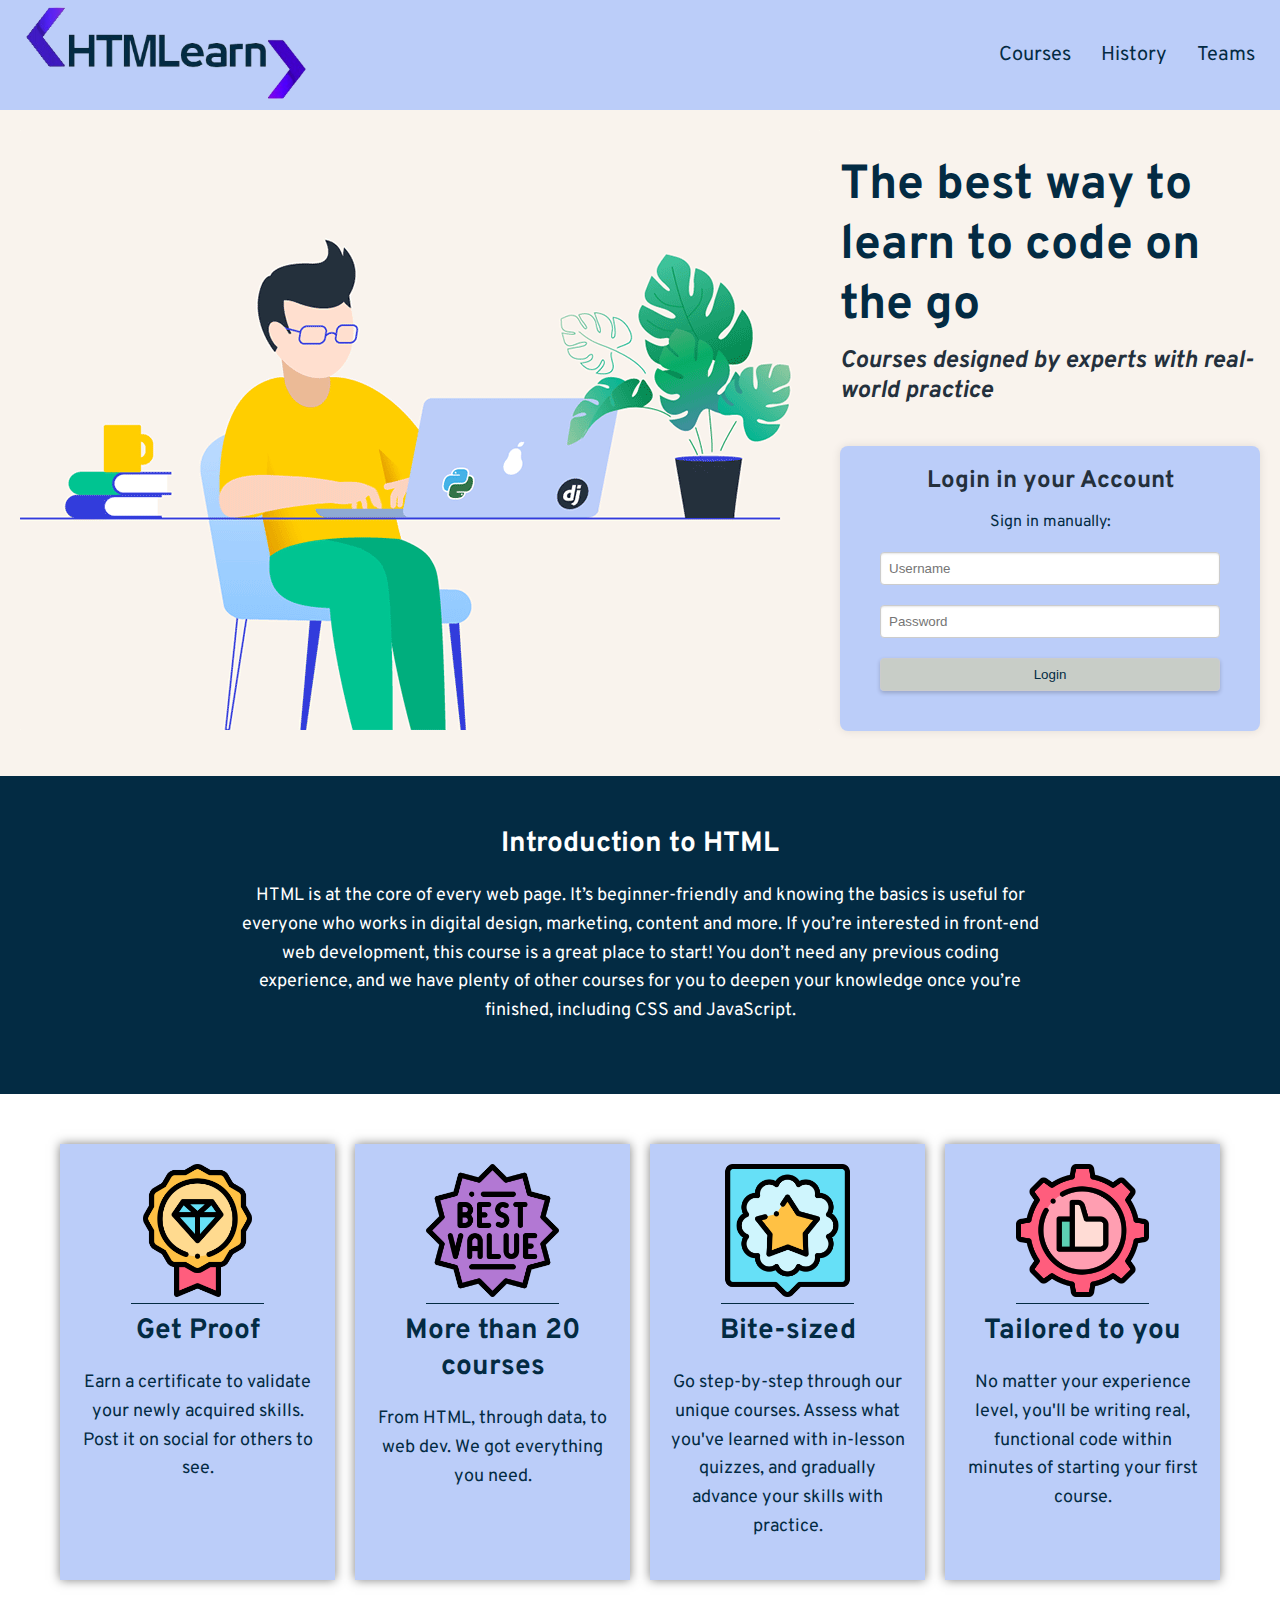
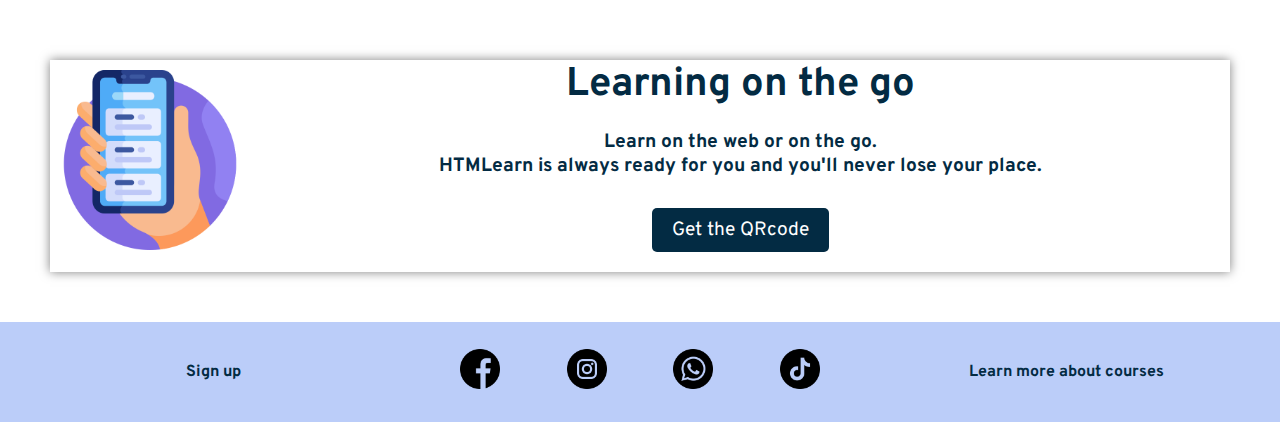
<file: index.html>
<!DOCTYPE html>
<html> 
    <head>
        <meta name="viewport" content="width=device-width, initial-scale=1.0"> <!--questo tag aiuta a creare un'esperienza di visualizzazione ottimizzata su dispositivi mobili, consentendo al tuo sito web di adattarsi correttamente alle diverse dimensioni dei dispositivi-->
        <link href="style.css" rel="stylesheet">

        <title> Learn to Code </title>
        <link rel="icon" type="image/x-icon" href="favicon.ico" />

        <link rel="preconnect" href="https://fonts.googleapis.com">
        <link rel="preconnect" href="https://fonts.gstatic.com" crossorigin>
        <link href="https://fonts.googleapis.com/css2?family=Overpass:ital,wght@0,400;0,500;0,900;1,400&display=swap" rel="stylesheet">
    
        <script>
            /* header and sidenav for mobile*/
            document.addEventListener('DOMContentLoaded', function () {
                const burgerBtn = document.querySelector('.burger-btn');
                const navLinks = document.querySelector('.nav-links');
            
                 // Adding a click event listener to the burger button
                burgerBtn.addEventListener('click', function () {
                    navLinks.classList.toggle('show');
                });
            });
        </script>
    </head>
    
    <body>
        <div id="header">  
            <div class="logo-wrapper"> 
                <a href="index.html"> <img id="logo" src="IMAGES\LOGO_1.png" alt="Logo" height="130px"> </a> 
            </div>
                
            <nav>
                <ul class="nav-links">
                        <li class="close-btn"><a href="index.html">X</a></li>
                        <li><a href="page2.html">Courses</a></li>
                        <li><a href="page3.html">History</a></li>
                        <li><a href="https://www.linkedin.com/feed/" target="_blank">Teams</a></li>
                </ul>

                <div class="burger-btn">&#9776;</div>
            </nav>

        </div>

                    
        <!--content-->
        <div id="content_1">

            <!-- colonna sinistra-->
            <div class="col-sx">    
                    <img src="IMAGES\HOME\python-cover.gif" alt="Developer animation"> 
            </div>
            
            <!--colonna destra-->
            <div class="col-dx">
                    <h1 id="title">The best way to learn to code on the go</h1>
                    <h2 id="subtitle"> Courses designed by experts with real-world practice </h2>

                    <!-- Modulo di login -->
                    <div class="cover-logging">
                        <form action="/action_page.php">
                            <h2>Login in your Account</h2>
                                                      
                            <div class="col-loggin">
                                <p>Sign in manually:</p>
                            
                                <input type="text" name="username" placeholder="Username" required>
                                <input type="password" name="password" placeholder="Password" required>
                                <input type="submit" value="Login">
                                
                            </div>
                        </form>
                    </div>

            </div>
        
        </div>
    
    

        <div id="content_2">
            <div class="container-text">                
                <h3>Introduction to HTML</h3>

                <p> HTML is at the core of every web page. 
                    It’s beginner-friendly and knowing the basics is useful for everyone who works in digital design, marketing, content and more. 
                    If you’re interested in front-end web development, this course is a great place to start! You don’t need any previous coding experience, and we have plenty of other courses for you to deepen your knowledge once you’re finished, including CSS and JavaScript.
                </p>
                
            </div>
        </div>

        <div id="content_4" class="launching-cards"> 
            <div class="launching-cards-wrapper">
                <div class="card">
                    <a herf="https://www.unibo.it/it/"> 
                        <img src="IMAGES\HOME\best-quality.png" alt height="133" width="133" loading="lazy">
                        <div class="title">
                            <h3> Get Proof </h3>
                        </div>
                        <p> Earn a certificate to validate your newly acquired skills. Post it on social for others to see.
                        </p>
                    </a>
                </div>
                <div class="card">
                    <a herf="https://www.unibo.it/it/"> 
                        <img src="IMAGES\HOME\best-value.png" alt height="133" width="133" loading="lazy">
                        <div class="title">
                            <h3> More than 20 courses </h3>
                        </div>
                        <p> From HTML, through data, to web dev. We got everything you need.
                        </p>
                    </a>
                </div>
                <div class="card">
                    <a herf="https://www.unibo.it/it/"> 
                        <img src="IMAGES\HOME\featured.png" alt height="133" width="133" loading="lazy">
                        <div class="title">
                            <h3> Bite-sized </h3>
                        </div>
                        <p> Go step-by-step through our unique courses. Assess what you've learned with in-lesson quizzes, and gradually advance your skills with practice.
                        </p>
                    </a>
                </div>
                <div class="card">
                    <a herf="https://www.unibo.it/it/"> 
                        <img src="IMAGES\HOME\easy-maintenance.png" alt height="133" width="133" loading="lazy">
                        <div class="title">
                            <h3> Tailored to you </h3>
                        </div>
                        <p> No matter your experience level, you'll be writing real, functional code within minutes of starting your first course.
                        </p>
                    </a>
                </div>
            </div>
        </div>

    
       

        <div id="content_5" >
            <div class="learning-on-the-go">

                <!-- colonna sinistra-->
                <div class="col-sx" id="content_5_sx">
                    <img src="IMAGES\HOME\smartphone.png" alt >
                </div>

                <!--colonna destra-->
                <div class="col-dx">
                    <h3>Learning on the go</h3>
                    <h4>Learn on the web or on the go. <br> HTMLearn is always ready for you and you'll never lose your place.</h4>

                </div>

                <a href="https://appinventor.mit.edu/">Get the QRcode</a>

            </div>
        </div>

        

        
    <!-- footer -->
        <div id="footer_wrapper">
            <div class="footer_div">
				<a href="index.html"> <h4>Sign up</h4> </a>
			</div>

            <div class="footer_div">
				<div id="social">
					<div class="social-icon"> <a href="https://www.facebook.com/" target="_blank"> <img src="IMAGES/facebook.png" alt="facebook" height="40px"> </a> </div>
					<div class="social-icon"> <a href="https://www.instagram.com/" target="_blank"> <img src="IMAGES/instagram.png" alt="instagram" height="40px"> </a> </div>
					<div class="social-icon"> <a href="https://web.whatsapp.com/" target="_blank"> <img src="IMAGES/whatsapp.png" alt="whatsapp" height="40px"> </a> </div>
					<div class="social-icon"> <a href="https://www.tiktok.com/login?redirect_url=https%3A%2F%2Fwww.tiktok.com%2F&lang=en&enter_method=mandatory" target="_blank"> <img src="IMAGES/tiktok.png" alt="tiktok" height="40px"> </a> </div>
				</div>
			</div>
			
            <div class="footer_div">
				<a href="page2.html"><h4>Learn more about courses</h4></a>
			</div>
        </div>
    
      
    
</body>
</html>
</file>
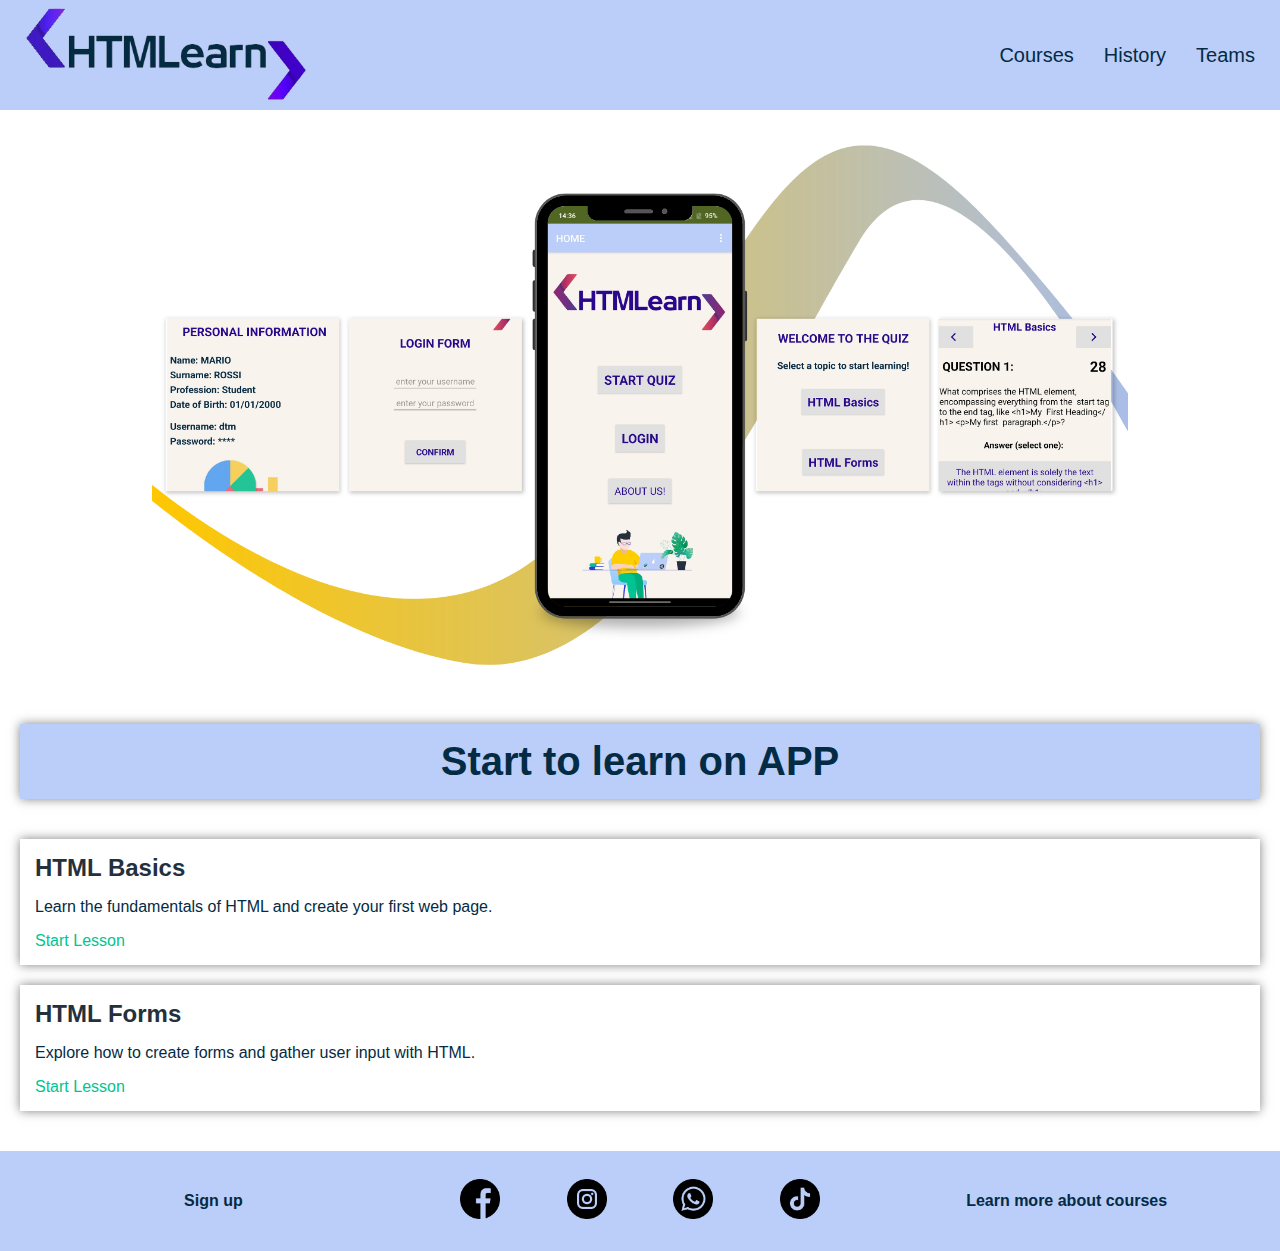
<file: page2.html>
<!DOCTYPE html>
<html> 
    <head>
        <meta name="viewport" content="width=device-width, initial-scale=1.0"> <!--questo tag aiuta a creare un'esperienza di visualizzazione ottimizzata su dispositivi mobili, consentendo al tuo sito web di adattarsi correttamente alle diverse dimensioni dei dispositivi-->
        <link href="style.css" rel="stylesheet">

        <title> Learn to Code </title>
        <link rel="icon" type="image/x-icon" href="favicon.ico" />
    
        <script>
            /* header and sidenav for mobile*/

            document.addEventListener('DOMContentLoaded', function () {
                const burgerBtn = document.querySelector('.burger-btn');
                const navLinks = document.querySelector('.nav-links');
            
                 // Adding a click event listener to the burger button
                burgerBtn.addEventListener('click', function () {
                    navLinks.classList.toggle('show');
                });
                
            });


        </script>
    </head>
    
    <body>
        <div id="header">  
            <div class="logo-wrapper"> 
                <a href="index.html"> <img id="logo" src="IMAGES\LOGO_1.png" alt="Logo" height="130px"> </a> 
            </div>
                
            <nav>
                <ul class="nav-links">
                        <li class="close-btn"><a href="page2.html">X</a></li>
                        <li class="close-btn"><a href="index.html">Home</a></li>
                        <li><a href="page2.html">Courses</a></li>
                        <li><a href="page3.html">History</a></li>
                        <li><a href="https://www.linkedin.com/feed/" target="_blank">Teams</a></li>
                </ul>

                <div class="burger-btn">&#9776;</div>
            </nav>

       

        </div>


        <!--content-->
        <div id="courses-container">
            <div id="cover-image2">    
                <img src="IMAGES\COURSES\COVER PAGE 2 - APP.png" alt="Application"> 
            </div>
        </div>

        <div id="content-page2">
            <h3>Start to learn on APP</h3>
        </div>

        <div class="main-content">
            <article class="lesson">
                <h2>HTML Basics</h2>
                <p>Learn the fundamentals of HTML and create your first web page.</p>
                <a href="#">Start Lesson</a>
            </article>
    
            <article class="lesson">
                <h2>HTML Forms</h2>
                <p>Explore how to create forms and gather user input with HTML.</p>
                <a href="#">Start Lesson</a>
            </article>
        </div>
        

        <!-- footer -->
        <div id="footer_wrapper">
            <div class="footer_div">
				<a href="index.html"> <h4>Sign up</h4> </a>
			</div>

            <div class="footer_div">
				<div id="social">
					<div class="social-icon"> <a href="https://www.facebook.com/" target="_blank"> 
                        <img src="IMAGES/facebook.png" alt="facebook" height="40px"> </a> </div>
					<div class="social-icon"> <a href="https://www.instagram.com/" target="_blank"> 
                        <img src="IMAGES/instagram.png" alt="instagram" height="40px"> </a> </div>
					<div class="social-icon"> <a href="https://web.whatsapp.com/" target="_blank"> 
                        <img src="IMAGES/whatsapp.png" alt="whatsapp" height="40px"> </a> </div>
					<div class="social-icon"> <a href="https://www.tiktok.com/login?redirect_url=https%3A%2F%2Fwww.tiktok.com%2F&lang=en&enter_method=mandatory" target="_blank"> 
                        <img src="IMAGES/tiktok.png" alt="tiktok" height="40px"> </a> </div>
				</div>
			</div>
			
            <div class="footer_div">
				<a href="page2.html"><h4>Learn more about courses</h4></a>
			</div>
        </div>
    

    </body>
</html>
</file>
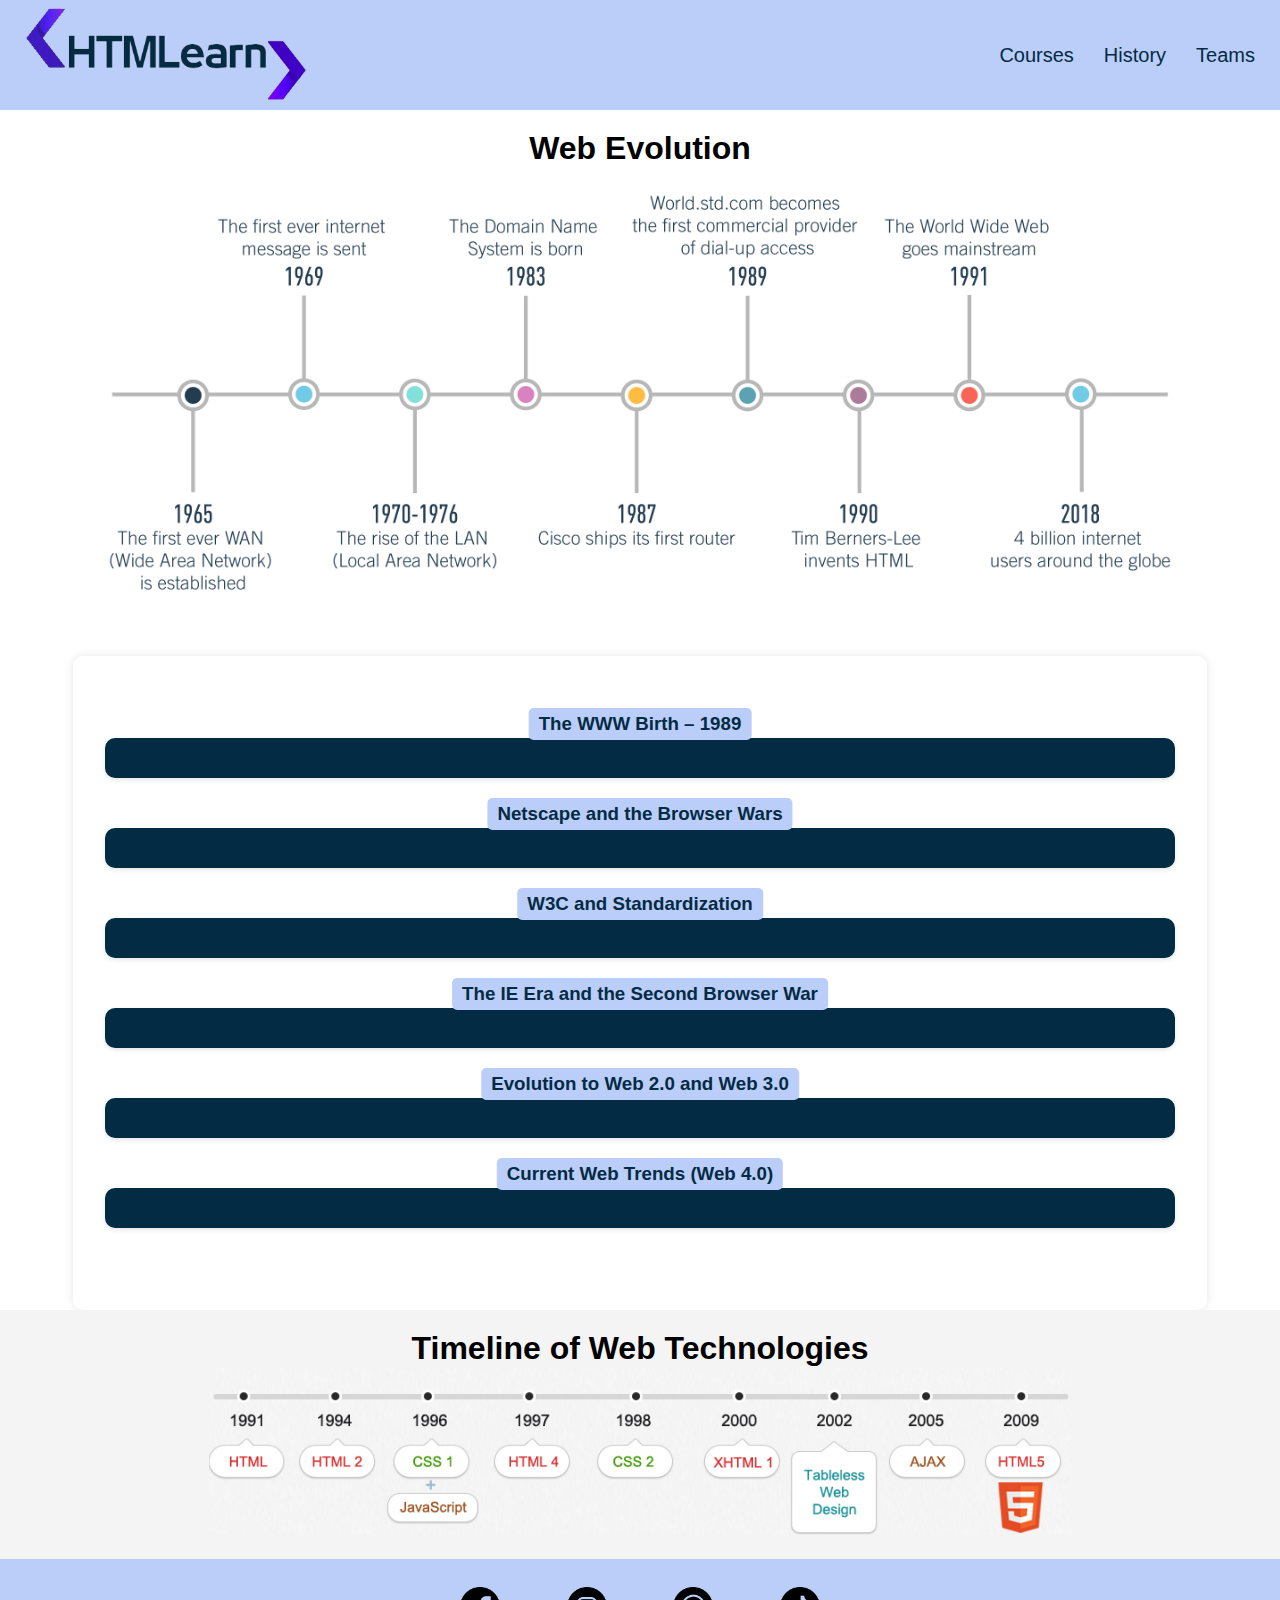
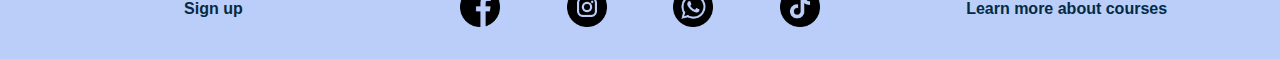
<file: page3.html>
<!DOCTYPE html>
<html> 
    <head>
        <meta name="viewport" content="width=device-width, initial-scale=1.0"> <!--questo tag aiuta a creare un'esperienza di visualizzazione ottimizzata su dispositivi mobili, consentendo al tuo sito web di adattarsi correttamente alle diverse dimensioni dei dispositivi-->
        <link href="style.css" rel="stylesheet">

        <title> Learn to Code </title>
        <link rel="icon" type="image/x-icon" href="favicon.ico" />
    
        <script>
            /* header and sidenav for mobile*/

            document.addEventListener('DOMContentLoaded', function () {
                const burgerBtn = document.querySelector('.burger-btn');
                const navLinks = document.querySelector('.nav-links');
            
                 // Adding a click event listener to the burger button
                burgerBtn.addEventListener('click', function () {
                    navLinks.classList.toggle('show');
                });
                
            });

            /* section */

                function toggleContent(element) {
                    element.classList.toggle("expanded");
        
                    var content = element.querySelector('.content');
                    if (element.classList.contains("expanded")) {
                        content.style.maxHeight = content.scrollHeight + "px";
                    } else {
                        content.style.maxHeight = null;
                    }
                }


        </script>
    </head>
    
    <body>
        <div id="header">  
            <div class="logo-wrapper"> 
                <a href="index.html"> <img id="logo" src="IMAGES\LOGO_1.png" alt="Logo" height="130px"> </a> 
            </div>
                
            <nav>
                <ul class="nav-links">
                        <li class="close-btn"><a href="page3.html">X</a></li>
                        <li class="close-btn"><a href="index.html">Home</a></li>
                        <li><a href="page2.html">Courses</a></li>
                        <li><a href="page3.html">History</a></li>
                        <li><a href="https://www.linkedin.com/feed/" target="_blank">Teams</a></li>
                </ul>

                <div class="burger-btn">&#9776;</div>
            </nav>

       

        </div>

        <div class="around-section">
            <h1>Web Evolution</h1>

            <div class="history-img">
                <img src="IMAGES\HISTORY\WEB-timeline.png" alt="Timeline web">
            </div>
        </div>

        <section>
            <div class="timeline">
                <div class="timeline-dot"></div>
                <div class="timeline-item" onclick="toggleContent(this)">
                    <h3>The WWW Birth – 1989</h3>
                    <div class="content">
                        <p>
                            The internet had its beginnings in 1969, emerging just two months after the historic moon landing with the creation of the prototype Arpanet. 
                            However, it wasn't until 1989 that Tim Berners-Lee and Robert Cailliau, while at CERN in Geneva, conceptualized a system for sharing scientific papers using HTML and SGML. 
                            Despite being an ingenious concept, it didn't gain widespread adoption initially. 
                            In 1991, their unveiling of the first WWW prototype at a Hypertext conference faced little success.
                        </p>
                    </div>
                </div>
    
            <div class="timeline-dot"></div>
                <div class="timeline-item" onclick="toggleContent(this)">
                    <h3>Netscape and the Browser Wars</h3>
                    <div class="content">
                        <p>                            
                            In 1994, Netscape unveiled Netscape Communicator, a groundbreaking browser with innovative features. 
                            The following year, Microsoft launched "Internet Explorer," sparking a competition between the two giants, each striving to sway users with updated functionalities like "blinking words" and "scrolling text." 
                            Authors faced the dilemma of choosing which browser to code in to showcase these effects. By 1998, the browser battle concluded with Internet Explorer emerging as the victor. 
                            However, newer contenders like Firefox and Chrome have since entered the market, diversifying user choices. 
                        </p>
                    </div>
            </div>

            <div class="timeline-dot"></div>
                <div class="timeline-item" onclick="toggleContent(this)">
                    <h3>W3C and Standardization</h3>
                    <div class="content">
                        <p>
                            Tim Berners-Lee spearheaded the creation of W3C, aimed at advancing and standardizing the development of Web technologies. 
                            Amidst the Netscape and Microsoft rivalry, W3C played a pivotal role by facilitating discussions and reaching agreements to incorporate HTML features introduced by both companies. 
                            Since then, W3C has taken the helm in defining crucial Web standards like URI, HTTP, CSS, XML, and related technologies. 
                            Additionally, it has championed Web accessibility, catering to users with disabilities who rely on assistive technologies.
                        </p>
                    </div>
            </div>

            <div class="timeline-dot"></div>
                <div class="timeline-item" onclick="toggleContent(this)">
                    <h3>The IE Era and the Second Browser War</h3>
                    <div class="content">
                        <p>     
                            Microsoft released Internet Explorer 6.0 in September 2001, celebrated for its speed, adherence to standards, and strong support. 
                            However, between 2006 and 2012, only four versions similar to IE 6.0 were launched without substantial innovations or full compliance with W3C guidelines. 
                            As newer free and open-source browsers emerged in 2004, boasting innovation and better adherence to standards, a browser war ensued. 
                            IE lost its dominance, retained mainly for website testing by developers. 
                            Microsoft, focusing less on browser development, declined to join the WHAT working group in 2004, relinquishing leadership. 
                            Apple, Firefox, and Opera spearheaded discussions on browsers, while in 2008, Google introduced Chrome. By 2012, Chrome surpassed IE in popularity. 
                            This shift coincided with the rise of browsers on tablets and smartphones, reshaping the landscape.
                        </p>
                    </div>
            </div>

            <div class="timeline-dot"></div>
                <div class="timeline-item" onclick="toggleContent(this)">
                    <h3>Evolution to Web 2.0 and Web 3.0</h3>
                    <div class="content">
                        <p>
                            The evolution from Web 2.0 to Web 3.0 marks a transformative journey in the realm of the internet. 
                            Web 2.0, characterized by user-generated content, social media, and interactive online experiences, facilitated a shift from static web pages to dynamic platforms. 
                            As technology progressed, Web 3.0 emerged as the next phase, introducing a more intelligent and interconnected web. 
                            Web 3.0 aims to harness technologies like artificial intelligence, blockchain, and the semantic web to create a decentralized and more personalized online environment. 
                            It emphasizes data ownership, privacy, and the ability of machines to understand and interpret information. 
                            This evolution signifies a move towards a more sophisticated, context-aware, and user-centric internet experience, where data is not only shared but also securely managed and utilized in innovative ways.
                        </p>
                    </div>
            </div>

            <div class="timeline-dot"></div>
                <div class="timeline-item" onclick="toggleContent(this)">
                    <h3>Current Web Trends (Web 4.0)</h3>
                    <div class="content">
                        <p> Progressive Web Apps (PWAs) continue to gain popularity, offering a seamless mobile-like experience on web browsers. 
                            Dark mode design, providing a visually comfortable interface, has become prevalent across websites and applications. 
                            Additionally, there's a growing emphasis on web accessibility, ensuring that websites are inclusive and usable for people with disabilities. 
                            Single Page Applications (SPAs) using frameworks like React and Vue.js are widely adopted for their efficiency in delivering dynamic and responsive user interfaces. 
                            E-commerce and online services have seen a surge, accelerated by the global shift towards digital interactions. 
                            Moreover, the rise of WebAssembly enhances web performance by enabling the execution of high-performance languages in the browser.
                        </p>
                    </div>
            </div>
        
            </div>

        </section>

        <div class="around-section" id="after-section">
            <h1>Timeline of Web Technologies</h1>

            <div class="history-img">
                <img src="IMAGES\HISTORY\html-timeline.png" alt="Timeline html">
            </div>
        </div>
    
        
        

        <!-- footer -->
        <div id="footer_wrapper">
            <div class="footer_div">
				<a href="index.html"> <h4>Sign up</h4> </a>
			</div>

            <div class="footer_div">
				<div id="social">
					<div class="social-icon"> <a href="https://www.facebook.com/" target="_blank"> <img src="IMAGES/facebook.png" alt="facebook" height="40px"> </a> </div>
					<div class="social-icon"> <a href="https://www.instagram.com/" target="_blank"> <img src="IMAGES/instagram.png" alt="instagram" height="40px"> </a> </div>
					<div class="social-icon"> <a href="https://web.whatsapp.com/" target="_blank"> <img src="IMAGES/whatsapp.png" alt="whatsapp" height="40px"> </a> </div>
					<div class="social-icon"> <a href="https://www.tiktok.com/login?redirect_url=https%3A%2F%2Fwww.tiktok.com%2F&lang=en&enter_method=mandatory" target="_blank"> <img src="IMAGES/tiktok.png" alt="tiktok" height="40px"> </a> </div>
				</div>
			</div>
			
            <div class="footer_div">
				<a href="page2.html"><h4>Learn more about courses</h4></a>
			</div>
        </div>
    

    </body>
</html>
</file>
<file: style.css>
/*BODY style*/

body {
    padding: 0;
    margin: 0;
    box-sizing: border-box; /* padding e bordo inclusi nella w/h degli elementi*/
    font-family: 'Overpass', sans-serif;
}

body, main, div, footer, h1, h2, h3, h4, h5, h6, header, li, nav, ol, ul {
    margin: 0;
    padding: 0;
    border: 0;
}



/*HEADER style*/
#header { 
    background-color: rgb(187,205,249);     color: rgb(3, 43, 67);
    padding: 10px;     height: 90px; 
    display: flex;    justify-content: space-between;    align-items: center; }

nav {     display: flex;     align-items: center; }
 
.nav-links {     list-style: none;     display: flex; }

.nav-links li {     margin: 0 15px; }

.nav-links a {    text-decoration: none;     color: rgb(3,43,67);     font-size: 20px; }

.nav-links a:hover {     text-decoration: underline;     cursor: pointer; }

.burger-btn {     font-size: 30px;     cursor: pointer;     display: none; }

.close-btn {     display: none; }

@media screen and (max-width: 768px) {
    .nav-links {
        display: none;
        flex-direction: column;
        position: absolute;
        top: 0;
        right: 0;
        height: 100%;
        width: 40%;
        background-color: rgb(3, 43, 67);
        z-index: 2;
        padding-top: 60px;
    }
    .nav-links.show {
        display: flex;
    }
    .nav-links li {
        text-align: right;
        right: 10px;
        margin: 10px 30px;
    }
    .nav-links a { 
        text-decoration: none;
        color: rgb(249,243,237);
    }
    .nav-links a:hover {
        text-decoration: none;
        color: rgb(255,206,0);
    }
    .burger-btn {
        display: block;
    }
    .close-btn {
        display: inline;
    }
}



/*CONTENT style page HOME*/

/*Content 1*/

#content_1 {
    top: 200px;
    background-color: rgb(249, 243, 237);
    display: flex;
    flex-wrap: wrap;
    align-items: center;
    justify-content: space-between;
    padding: 20px;
}

.col-sx {
    max-width: 100%;
    height: auto;
    margin-bottom: 20px;
}

.col-dx {
    flex: 1;
    padding-left: 20px;
    color: rgb(3, 43, 67);
    box-sizing: border-box;
}

#title {
    font-size: 48px;
    margin-bottom: 10px;
}

#subtitle {
    font-size: 24px;
    font-style: italic;
    margin-top: 0;
}

    /*FORM*/
    .cover-logging {
        background-color: rgb(187,205,249);
        padding: 20px 10px 30px 10px;
        box-sizing: border-box;
        margin: 40px 0 0 0;

        border-radius: 8px; /* Arrotonda gli angoli */
        box-shadow: 0 0 10px rgba(0, 0, 0, 0.1); /* Aggiunge un'ombra */
        text-align: center;
        
    }

    .cover-logging h2  {
        font-size: 24px;
    }

    .col-loggin {
        display: flex;
        flex-direction: column;
        
    }

    .col-loggin p {
        margin-bottom: 10px;
        color:rgb(3, 43, 67);
    }

    input[type="text"],
    input[type="password"],
    input[type="submit"] {
        margin: 10px 30px auto;
        margin-bottom: 10px;
        padding: 8px;
        border: 1px solid #ccc;
        border-radius: 4px;
        box-sizing: border-box;
        box-shadow: inset 0 1px 2px rgba(0, 0, 0, 0.1); /* Aggiunge un'ombra interna */
    }

    input[type="submit"] {
        background-color: rgb(255,206,0, 20%);
        color: rgb(3, 43, 67);
        cursor: pointer;
        box-shadow: 0 2px 4px rgba(0, 0, 0, 0.2); /* Aggiunge un'ombra al pulsante */
    }

    input[type="submit"]:hover {
        background-color: rgb(0, 196, 145);
    }

@media (max-width: 768px) {
    #content_1 {
        flex-direction: column;
        align-items: center; /* Center both columns */
        }
    
    #col-dx {
        width: 100%;
        padding-left: 0;
    }

    #col-sx {
        height: auto;
    }

    .col-sx img {
        width: 100%; 
    }

    #title  {
        text-align: center;
    }

    #subtitle  {
        text-align: center;
    }

}


/*CONTENT 2*/

#content_2 {
    background-color: rgb(3, 43, 67);
    padding: 50px 0;
}

.container-text {
    max-width: 800px;
    margin: 0 auto;
    text-align: center;
}

#content_2 h3 {
    color:white;
    font-size: 28px;
    margin-bottom: 20px;
}

#content_2 p {
    color: white;
    font-size: 18px;
    line-height: 1.6; /*interline*/
    
}

/*CONTENT 3*/


/*CONTENT 4*/

div { 
    display: block;
}

:after :before {
    box-sizing: border-box;
}

.launching-cards {
    background-color:white;
    padding-top: 2.5em;
    padding-right: 0px;
    padding-bottom: 1.25em;
    padding-left: 0px;
}

.launching-cards-wrapper { 
    margin: 0 auto;
    max-width: 1180px;
    width: 100%;
    display: flex;
    justify-content: center;
}

.card {
    background-color: rgb(187,205,249);
    text-align: center;
    width: 100%; /* Occupa l'intera larghezza del contenitore */
    margin-bottom: 20px; /* Aggiungi spazio tra le card */
    margin: 10px;
    padding: 20px; /* Aggiungi spazio interno alle card */
    transition: all 0.2s ease 0s;
    box-shadow: 0 0 10px rgba(0, 0, 0, 0.5);
   
    flex-basis: 278px;
    flex-grow: 1;
  
}


.card .title {
    margin-top: 10px;
    font-size: 2.5em;
}

.card p {
    margin-top: 10px;
    font-size: 1.2em;
    color:rgb(3, 43, 67)
}

.card h3 {
    color:rgb(3, 43, 67);
    font-size: 28px;
    margin-bottom: 20px;
}

.card p {
    color:rgb(3, 43, 67);
    font-size: 18px;
    line-height: 1.6; /*interline*/
    
}

.card:hover {
    transform: scale(1.1); 
}

#content_4 a {
    border-bottom: 1px solid rgb(3, 43, 67);
}


@media screen and (max-width: 780px) {
    .launching-cards-wrapper {
        flex-direction: column; /* Cambia la direzione di flessione in colonna */
        align-items: center; /* Allinea i figli al centro */
        max-width: 100%;
    }

    .card {
        flex-basis: calc(100% - 1.25em); /* Occupa l'intera larghezza, con uno spazio tra le card */
        margin: 0 0 1.25em; /* Rimuovi il margine laterale e aggiungi margine inferiore tra le card */
        
    }
}

/*CONTENT 5*/

#content_5 {
    margin: 50px;
}

.learning-on-the-go {
    background-color: white;
    box-shadow: 0 0 10px rgba(0, 0, 0, 0.5);
    color: rgb(3, 43, 67);
    
    text-align: center;
}

.learning-on-the-go h3 {
    font-size: 40px;
    margin-bottom: 20px;
    color: rgb(3, 43, 67);
}

.learning-on-the-go h4 {
    font-size: 1.2em;
    margin-bottom: 30px;
}

.learning-on-the-go a {
    display: inline-block;
    padding: 10px 20px;
    margin-bottom: 20px;
    background-color: rgb(3, 43, 67);
    color: rgb(255, 255, 255);
    text-decoration: none;
    font-size: 1.2em;
    border-radius: 5px;
    transition: background-color 0.3s ease;
}

.learning-on-the-go a:hover {
    background-color: rgb(0, 196, 145);
}

#content_5_sx img {
    height: 180px;
    float: left;
    margin: 10px;
}

@media (max-width: 768px) {
    .learning-on-the-go img {
        max-width: 30%;

    }
}

/*CONTENT style PAGE 2 - COURSES*/

#courses-container {
    top: 200px;
    background-color: white;
    padding: 20px;
    text-align: center;
    }
    
#cover-image2 {
    margin-bottom: 20px;
    background-color: white;
    }

    #cover-image2 img {
        max-width: 100%;
        width: auto;;
        height: 550px;}

#content-page2 {
    box-shadow: 0 0 10px rgba(0, 0, 0, 0.5);
    margin-left: 20px;
    margin-right: 20px;
    margin-bottom: 20px;
}
    
#content-page2 h3 {
    color: rgb(3, 43, 67);
    text-align: center;
    font-size: 40px;
    background-color: rgb(187,205,249);
    padding: 15px;
}

.main-content {
    padding: 20px;
}

.lesson {
    padding: 15px;
    margin-bottom: 20px;
    background-color: white;
    box-shadow: 0 0 10px rgba(0, 0, 0, 0.5);
    color: rgb(3, 43, 67);
}


.lesson a {
    color: rgb(0, 196, 145); /* Green link color */
    text-decoration: none;
}

.lesson a:hover {
    text-decoration: underline;
}

@media (max-width: 768px) {
    #cover-image2 img {
        width: 100%; 
        height: auto;
    }
}

/*CONTENT style PAGE 3 - HISTORY*/

.around-section {
    text-align: center;
    padding: 20px;
    background-color: white;
}

.history-img img {
    max-width: 90%;
    height: auto;
}

#after-section {
    background-color: #f4f4f4;
}

section {
    max-width: 1070px;
    margin: 0 auto;
    padding: 2rem;
    background-color: white;
    border-radius: 10px;
    box-shadow: 0 0 10px rgba(0, 0, 0, 0.1);
    margin-top: 20px;
    
}

section h1, h2, h3 {
    color: rgb(36, 48, 60);
}

section p {
    line-height: 1.6;
    color: white;
}

.timeline {
    position: relative;
    margin-top: 40px;
}

.timeline-dot {
    width: 20px;
    height: 20px;
    background-color: rgb(255, 206, 0);
    border-radius: 50%;
    position: absolute;
    top: 0;
    left: 50%;
    transform: translateX(-50%);
    z-index: 1;
}

.timeline-item {
    position: relative;
    margin: 50px auto;
    padding: 20px;
    background-color: rgb(3, 43, 67);
    border-radius: 10px;
    box-shadow: 0 2px 4px rgba(0, 0, 0, 0.1);
    z-index: 2;
    cursor: pointer;
}

.timeline-item h3 {
    position: absolute;
    top: -30px;
    left: 50%;
    transform: translateX(-50%);
    background-color: rgb(187,205,249);
    color: rgb(3, 43, 67);
    padding: 5px 10px;
    border-radius: 5px;
}

.timeline-item.expanded h3 {
    background-color: rgb(255, 206, 0);
}

.timeline-item .content {
    max-height: 0;
    overflow: hidden;
    transition: max-height 0.3s ease-in-out;
}

.timeline-item.expanded .content {
    max-height: 200px; /* O qualsiasi altezza desiderata */
}

/*FOOTER*/

#footer_wrapper {
    display: flex;     justify-content: center;     align-items: center;
    width: 100%;     min-height: 100px;
    background-color: rgb(187,205,249);     box-sizing: border-box;}

.footer_div {     width: 33.33%;    text-align: center; }

.footer_div h4 {    margin: 0;     transition: color 0.2s;}

.footer_div a {    text-decoration: none;    color: rgb(3, 43, 67); }

.footer_div h4:hover {    color: rgb(255,206,0); }

#social {
    display: flex;
    justify-content: space-around;
    margin: 10px 0;
}

.social-icon {
    position: relative;
    transition: top 0.2s;
}

.social-icon:hover {
    top: 2px;
}
</file>
